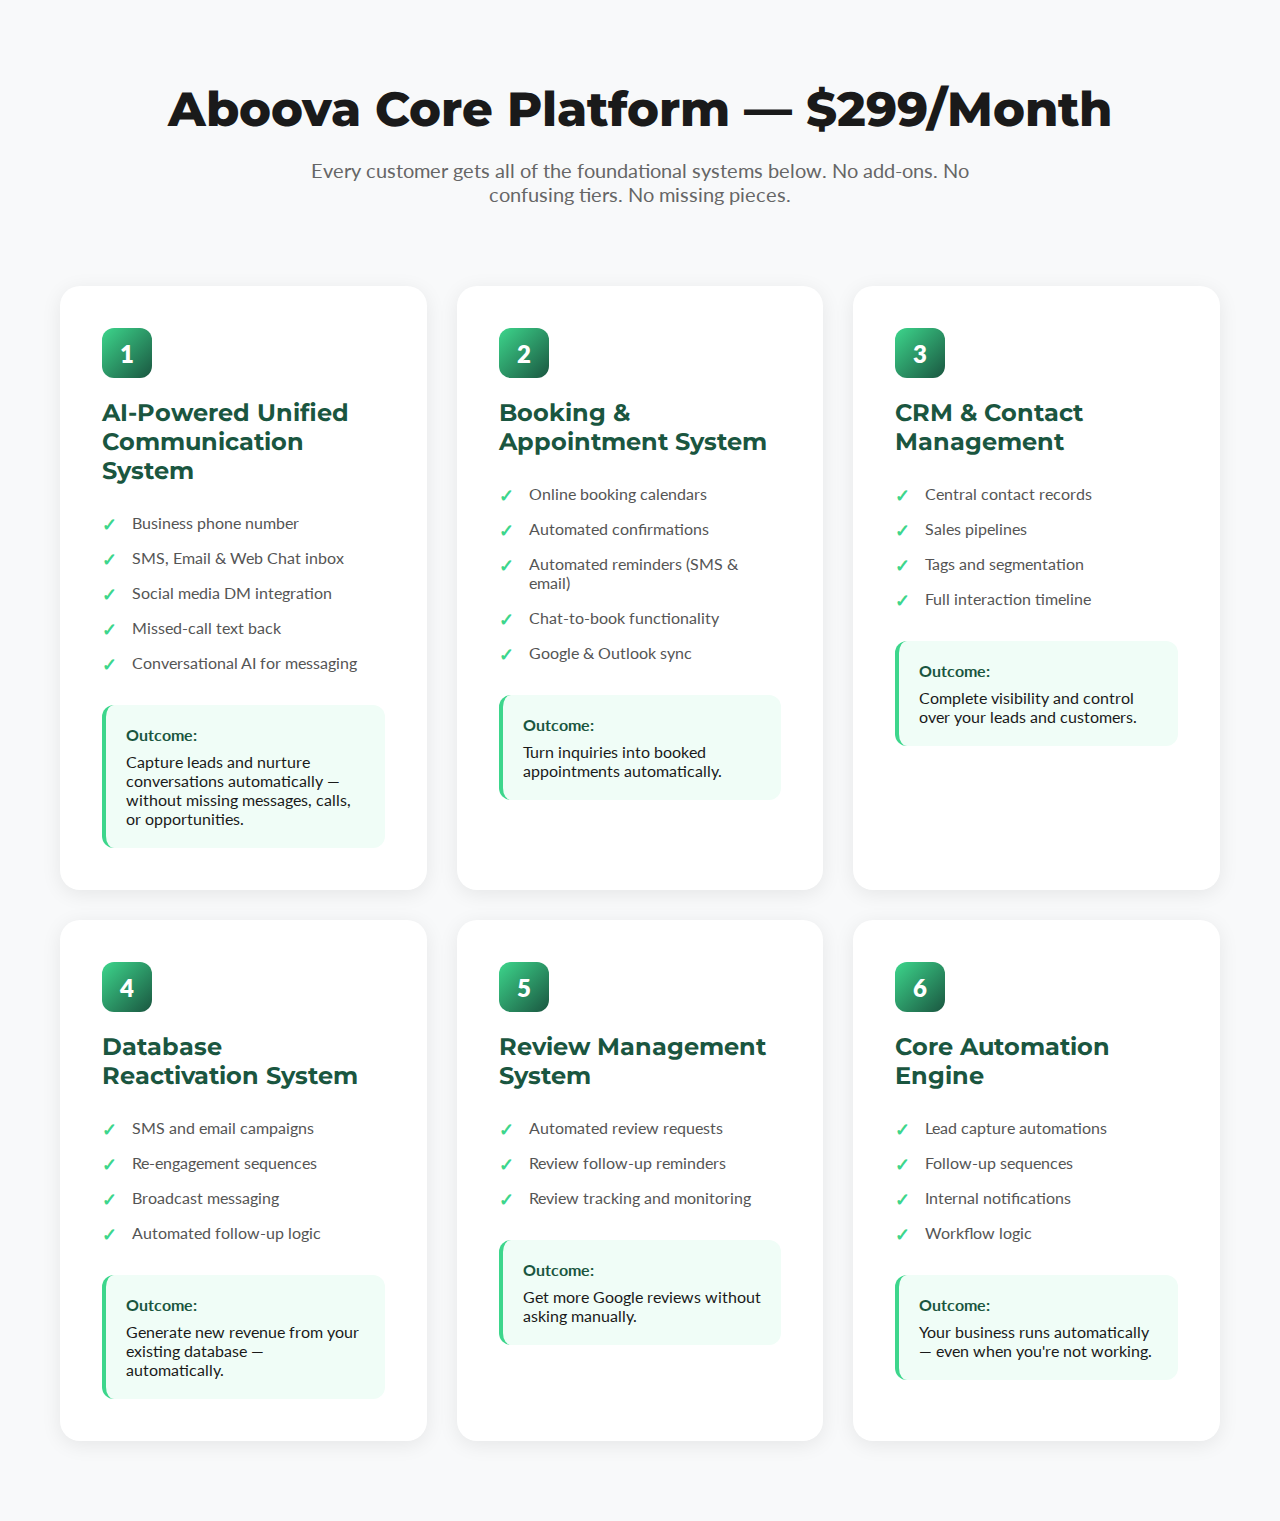
<file: test.html>
<!DOCTYPE html>
<html lang="en">
  <head>
    <meta charset="UTF-8" />
    <meta name="viewport" content="width=device-width, initial-scale=1.0" />
    <title>Aboova Systems Redesign</title>
    <link rel="preconnect" href="https://fonts.googleapis.com" />
    <link rel="preconnect" href="https://fonts.gstatic.com" crossorigin />
    <link
      href="https://fonts.googleapis.com/css2?family=Montserrat:wght@500;600;700;800&family=Lato:wght@400;500;700&display=swap"
      rel="stylesheet"
    />

    <style>
      * {
        margin: 0;
        padding: 0;
        box-sizing: border-box;
      }
      body {
        font-family: "Lato", -apple-system, BlinkMacSystemFont, "Segoe UI",
          Roboto, sans-serif;
        background: #f8f9fa;
        color: #1a1a1a;
      }

      h1,
      h2,
      h3,
      h4,
      h5,
      h6 {
        font-family: "Montserrat", sans-serif;
      }
      li {
        font-family: "Lato", sans-serif;
      }

      .design-selector {
        position: fixed;
        top: 20px;
        right: 20px;
        background: white;
        padding: 20px;
        border-radius: 12px;
        box-shadow: 0 4px 20px rgba(0, 0, 0, 0.1);
        z-index: 1000;
      }

      .design-selector h3 {
        margin-bottom: 15px;
        font-size: 16px;
      }

      .design-selector button {
        display: block;
        width: 100%;
        padding: 10px;
        margin-bottom: 10px;
        border: 2px solid #3dd68c;
        background: white;
        color: #1a5640;
        border-radius: 8px;
        cursor: pointer;
        font-weight: 600;
        transition: all 0.3s;
      }

      .design-selector button:hover {
        background: #3dd68c;
        color: white;
      }

      .design-selector button.active {
        background: #1a5640;
        color: white;
        border-color: #1a5640;
      }

      .design-option {
        display: none;
      }

      .design-option.active {
        display: block;
      }

      /* COMMON STYLES */
      .container {
        max-width: 1200px;
        margin: 0 auto;
        padding: 80px 20px;
      }

      .section-header {
        text-align: center;
        margin-bottom: 80px;
      }

      .section-header h2 {
        font-size: 48px;
        font-weight: 800;
        margin-bottom: 20px;
      }

      .section-header p {
        font-size: 20px;
        color: #666;
        max-width: 700px;
        margin: 0 auto;
      }

      /* DESIGN 1: CARD GRID WITH ICONS */
      .design1 .systems-grid {
        display: grid;
        grid-template-columns: repeat(auto-fit, minmax(350px, 1fr));
        gap: 30px;
      }

      .design1 .system-card {
        background: white;
        border-radius: 20px;
        padding: 40px;
        box-shadow: 0 4px 20px rgba(0, 0, 0, 0.08);
        transition: all 0.3s;
        border: 2px solid transparent;
      }

      .design1 .system-card:hover {
        transform: translateY(-5px);
        box-shadow: 0 8px 30px rgba(61, 214, 140, 0.2);
        border-color: #3dd68c;
      }

      .design1 .system-number {
        display: inline-block;
        background: linear-gradient(135deg, #3dd68c 0%, #1a5640 100%);
        color: white;
        width: 50px;
        height: 50px;
        border-radius: 12px;
        display: flex;
        align-items: center;
        justify-content: center;
        font-weight: 800;
        font-size: 24px;
        margin-bottom: 20px;
      }

      .design1 .system-card h3 {
        font-size: 24px;
        margin-bottom: 20px;
        color: #1a5640;
      }

      .design1 .system-features {
        list-style: none;
        margin-bottom: 25px;
      }

      .design1 .system-features li {
        padding: 8px 0;
        padding-left: 30px;
        position: relative;
        color: #555;
      }

      .design1 .system-features li:before {
        content: "✓";
        position: absolute;
        left: 0;
        color: #3dd68c;
        font-weight: bold;
        font-size: 18px;
      }

      .design1 .system-outcome {
        background: #f0fdf7;
        padding: 20px;
        border-radius: 12px;
        border-left: 4px solid #3dd68c;
      }

      .design1 .system-outcome strong {
        color: #1a5640;
        display: block;
        margin-bottom: 8px;
      }

      /* DESIGN 2: ACCORDION STYLE */
      .design2 .systems-accordion {
        max-width: 900px;
        margin: 0 auto;
      }

      .design2 .accordion-item {
        background: white;
        border-radius: 16px;
        margin-bottom: 20px;
        overflow: hidden;
        box-shadow: 0 2px 10px rgba(0, 0, 0, 0.05);
      }

      .design2 .accordion-header {
        padding: 30px;
        cursor: pointer;
        display: flex;
        align-items: center;
        gap: 20px;
        background: linear-gradient(135deg, #1a5640 0%, #2d7a5a 100%);
        color: white;
        transition: all 0.3s;
      }

      .design2 .accordion-header:hover {
        background: linear-gradient(135deg, #2d7a5a 0%, #3dd68c 100%);
      }

      .design2 .accordion-number {
        width: 60px;
        height: 60px;
        background: rgba(255, 255, 255, 0.2);
        border-radius: 12px;
        display: flex;
        align-items: center;
        justify-content: center;
        font-size: 28px;
        font-weight: 800;
        flex-shrink: 0;
      }

      .design2 .accordion-title {
        flex: 1;
      }

      .design2 .accordion-title h3 {
        font-size: 24px;
        margin-bottom: 5px;
      }

      .design2 .accordion-title p {
        opacity: 0.9;
        font-size: 14px;
      }

      .design2 .accordion-icon {
        font-size: 24px;
        transition: transform 0.3s;
      }

      .design2 .accordion-item.active .accordion-icon {
        transform: rotate(180deg);
      }

      .design2 .accordion-content {
        max-height: 0;
        overflow: hidden;
        transition: max-height 0.3s;
      }

      .design2 .accordion-item.active .accordion-content {
        max-height: 1000px;
      }

      .design2 .accordion-body {
        padding: 30px;
        background: #f8fafb;
      }

      .design2 .feature-grid {
        display: grid;
        grid-template-columns: 1fr 1fr;
        gap: 30px;
        margin-bottom: 25px;
      }

      .design2 .feature-section h4 {
        color: #1a5640;
        margin-bottom: 15px;
        font-size: 16px;
        text-transform: uppercase;
        letter-spacing: 1px;
      }

      .design2 .feature-section ul {
        list-style: none;
      }

      .design2 .feature-section li {
        padding: 8px 0;
        padding-left: 25px;
        position: relative;
        color: #555;
      }

      .design2 .feature-section li:before {
        content: "→";
        position: absolute;
        left: 0;
        color: #3dd68c;
        font-weight: bold;
      }

      .design2 .outcome-box {
        background: white;
        padding: 20px;
        border-radius: 12px;
        border-left: 4px solid #3dd68c;
      }

      /* DESIGN 3: TABS WITH VISUAL PREVIEW */
      .design3 .systems-tabs {
        background: white;
        border-radius: 24px;
        overflow: hidden;
        box-shadow: 0 10px 40px rgba(0, 0, 0, 0.1);
      }

      .design3 .tab-navigation {
        display: flex;
        background: #1a5640;
        overflow-x: auto;
      }

      .design3 .tab-button {
        flex: 1;
        padding: 25px 20px;
        background: transparent;
        border: none;
        color: rgba(255, 255, 255, 0.6);
        cursor: pointer;
        font-size: 16px;
        font-weight: 600;
        transition: all 0.3s;
        border-bottom: 3px solid transparent;
        min-width: 150px;
      }

      .design3 .tab-button:hover {
        color: white;
        background: rgba(255, 255, 255, 0.1);
      }

      .design3 .tab-button.active {
        color: white;
        border-bottom-color: #3dd68c;
        background: rgba(61, 214, 140, 0.1);
      }

      .design3 .tab-content {
        display: none;
        padding: 50px;
      }

      .design3 .tab-content.active {
        display: grid;
        grid-template-columns: 1fr 1fr;
        gap: 50px;
        align-items: start;
      }

      .design3 .content-left h3 {
        font-size: 32px;
        color: #1a5640;
        margin-bottom: 20px;
      }

      .design3 .feature-list {
        background: #f8fafb;
        padding: 30px;
        border-radius: 16px;
        margin-bottom: 25px;
      }

      .design3 .feature-list h4 {
        color: #1a5640;
        margin-bottom: 15px;
        font-size: 14px;
        text-transform: uppercase;
        letter-spacing: 1px;
      }

      .design3 .feature-list ul {
        list-style: none;
      }

      .design3 .feature-list li {
        padding: 10px 0;
        padding-left: 30px;
        position: relative;
        color: #555;
      }

      .design3 .feature-list li:before {
        content: "✓";
        position: absolute;
        left: 0;
        color: #3dd68c;
        font-weight: bold;
        font-size: 18px;
      }

      .design3 .outcome-highlight {
        background: linear-gradient(135deg, #3dd68c 0%, #1a5640 100%);
        color: white;
        padding: 30px;
        border-radius: 16px;
      }

      .design3 .outcome-highlight strong {
        display: block;
        margin-bottom: 10px;
        font-size: 18px;
      }

      .design3 .content-right {
        background: linear-gradient(135deg, #1a5640 0%, #2d7a5a 100%);
        padding: 40px;
        border-radius: 20px;
        color: white;
      }

      .design3 .visual-preview {
        background: rgba(255, 255, 255, 0.1);
        padding: 30px;
        border-radius: 16px;
        margin-bottom: 20px;
        min-height: 200px;
        display: flex;
        align-items: center;
        justify-content: center;
        font-size: 48px;
      }

      .design3 .benefits-list {
        list-style: none;
      }

      .design3 .benefits-list li {
        padding: 12px 0;
        padding-left: 30px;
        position: relative;
      }

      .design3 .benefits-list li:before {
        content: "→";
        position: absolute;
        left: 0;
        color: #3dd68c;
        font-weight: bold;
      }

      @media (max-width: 768px) {
        .design-selector {
          position: static;
          margin-bottom: 30px;
        }

        .design1 .systems-grid {
          grid-template-columns: 1fr;
        }

        .design2 .feature-grid {
          grid-template-columns: 1fr;
        }

        .design3 .tab-content.active {
          grid-template-columns: 1fr;
        }

        .section-header h2 {
          font-size: 32px;
        }
      }
    </style>
  </head>
  <body>
    <!-- DESIGN 1: CARD GRID -->
    <div id="design1" class="design-option active design1">
      <div class="container">
        <div class="section-header">
          <h2>Aboova Core Platform — $299/Month</h2>
          <p>
            Every customer gets all of the foundational systems below. No
            add-ons. No confusing tiers. No missing pieces.
          </p>
        </div>

        <div class="systems-grid">
          <!-- System 1 -->
          <div class="system-card">
            <div class="system-number">1</div>
            <h3>AI-Powered Unified Communication System</h3>
            <ul class="system-features">
              <li>Business phone number</li>
              <li>SMS, Email & Web Chat inbox</li>
              <li>Social media DM integration</li>
              <li>Missed-call text back</li>
              <li>Conversational AI for messaging</li>
            </ul>
            <div class="system-outcome">
              <strong>Outcome:</strong>
              Capture leads and nurture conversations automatically — without
              missing messages, calls, or opportunities.
            </div>
          </div>

          <!-- System 2 -->
          <div class="system-card">
            <div class="system-number">2</div>
            <h3>Booking & Appointment System</h3>
            <ul class="system-features">
              <li>Online booking calendars</li>
              <li>Automated confirmations</li>
              <li>Automated reminders (SMS & email)</li>
              <li>Chat-to-book functionality</li>
              <li>Google & Outlook sync</li>
            </ul>
            <div class="system-outcome">
              <strong>Outcome:</strong>
              Turn inquiries into booked appointments automatically.
            </div>
          </div>

          <!-- System 3 -->
          <div class="system-card">
            <div class="system-number">3</div>
            <h3>CRM & Contact Management</h3>
            <ul class="system-features">
              <li>Central contact records</li>
              <li>Sales pipelines</li>
              <li>Tags and segmentation</li>
              <li>Full interaction timeline</li>
            </ul>
            <div class="system-outcome">
              <strong>Outcome:</strong>
              Complete visibility and control over your leads and customers.
            </div>
          </div>

          <!-- System 4 -->
          <div class="system-card">
            <div class="system-number">4</div>
            <h3>Database Reactivation System</h3>
            <ul class="system-features">
              <li>SMS and email campaigns</li>
              <li>Re-engagement sequences</li>
              <li>Broadcast messaging</li>
              <li>Automated follow-up logic</li>
            </ul>
            <div class="system-outcome">
              <strong>Outcome:</strong>
              Generate new revenue from your existing database — automatically.
            </div>
          </div>

          <!-- System 5 -->
          <div class="system-card">
            <div class="system-number">5</div>
            <h3>Review Management System</h3>
            <ul class="system-features">
              <li>Automated review requests</li>
              <li>Review follow-up reminders</li>
              <li>Review tracking and monitoring</li>
            </ul>
            <div class="system-outcome">
              <strong>Outcome:</strong>
              Get more Google reviews without asking manually.
            </div>
          </div>

          <!-- System 6 -->
          <div class="system-card">
            <div class="system-number">6</div>
            <h3>Core Automation Engine</h3>
            <ul class="system-features">
              <li>Lead capture automations</li>
              <li>Follow-up sequences</li>
              <li>Internal notifications</li>
              <li>Workflow logic</li>
            </ul>
            <div class="system-outcome">
              <strong>Outcome:</strong>
              Your business runs automatically — even when you're not working.
            </div>
          </div>
        </div>
      </div>
    </div>
  </body>
</html>
</file>
